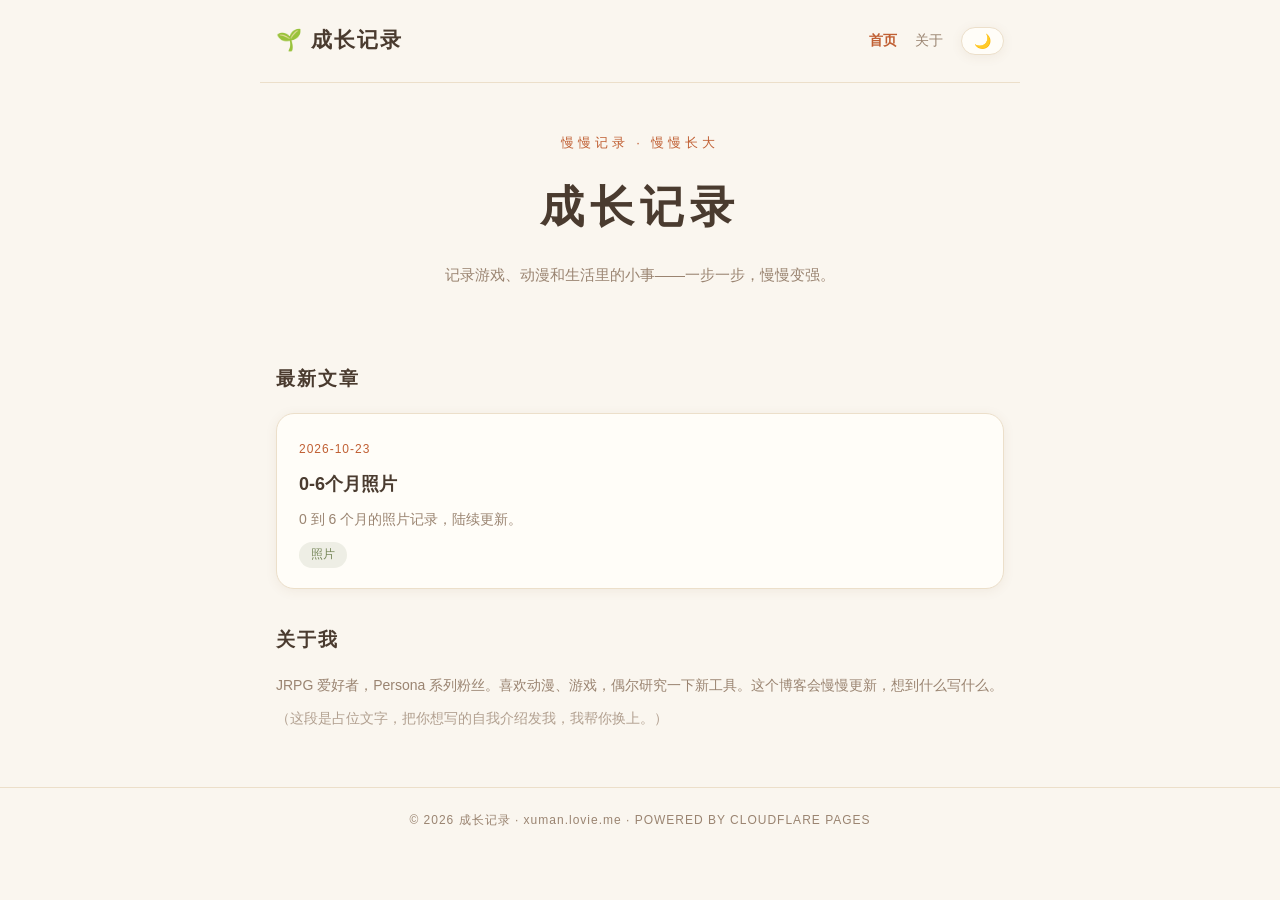
<file: index.html>
<!DOCTYPE html>
<html lang="zh-CN">
<head>
  <meta charset="UTF-8">
  <meta name="viewport" content="width=device-width, initial-scale=1.0">
  <title>成长记录</title>
  <meta name="description" content="成长记录 — 游戏、动漫与生活记录">
  <link rel="stylesheet" href="style.css">
</head>
<body>
  <header class="site-header">
    <a class="logo" href="index.html">🌱 成长记录</a>
    <nav>
      <a href="index.html" class="active">首页</a>
      <a href="#about">关于</a>
      <button id="theme-toggle" aria-label="切换深浅色">🌙</button>
    </nav>
  </header>

  <main>
    <section class="hero">
      <p class="hero-kicker">慢慢记录 · 慢慢长大</p>
      <h1>成长记录</h1>
      <p class="hero-sub">记录游戏、动漫和生活里的小事——一步一步，慢慢变强。</p>
    </section>

    <section class="post-list">
      <h2 class="section-title">最新文章</h2>

      <article class="post-card">
        <time datetime="2026-10-23">2026-10-23</time>
        <h3><a href="posts/photos-0-6-months.html">0-6个月照片</a></h3>
        <p>0 到 6 个月的照片记录，陆续更新。</p>
        <span class="tag">照片</span>
      </article>
    </section>

    <section id="about" class="about">
      <h2 class="section-title">关于我</h2>
      <p>JRPG 爱好者，Persona 系列粉丝。喜欢动漫、游戏，偶尔研究一下新工具。这个博客会慢慢更新，想到什么写什么。</p>
      <p class="about-note">（这段是占位文字，把你想写的自我介绍发我，我帮你换上。）</p>
    </section>
  </main>

  <footer>
    <p>© 2026 成长记录 · xuman.lovie.me · POWERED BY CLOUDFLARE PAGES</p>
  </footer>

  <script>
    const btn = document.getElementById('theme-toggle');
    const saved = localStorage.getItem('theme');
    if (saved === 'dark') { document.body.classList.add('dark'); btn.textContent = '☀️'; }
    else { btn.textContent = '🌙'; }
    btn.addEventListener('click', () => {
      const dark = document.body.classList.toggle('dark');
      localStorage.setItem('theme', dark ? 'dark' : 'light');
      btn.textContent = dark ? '☀️' : '🌙';
    });
  </script>
</body>
</html>
</file>
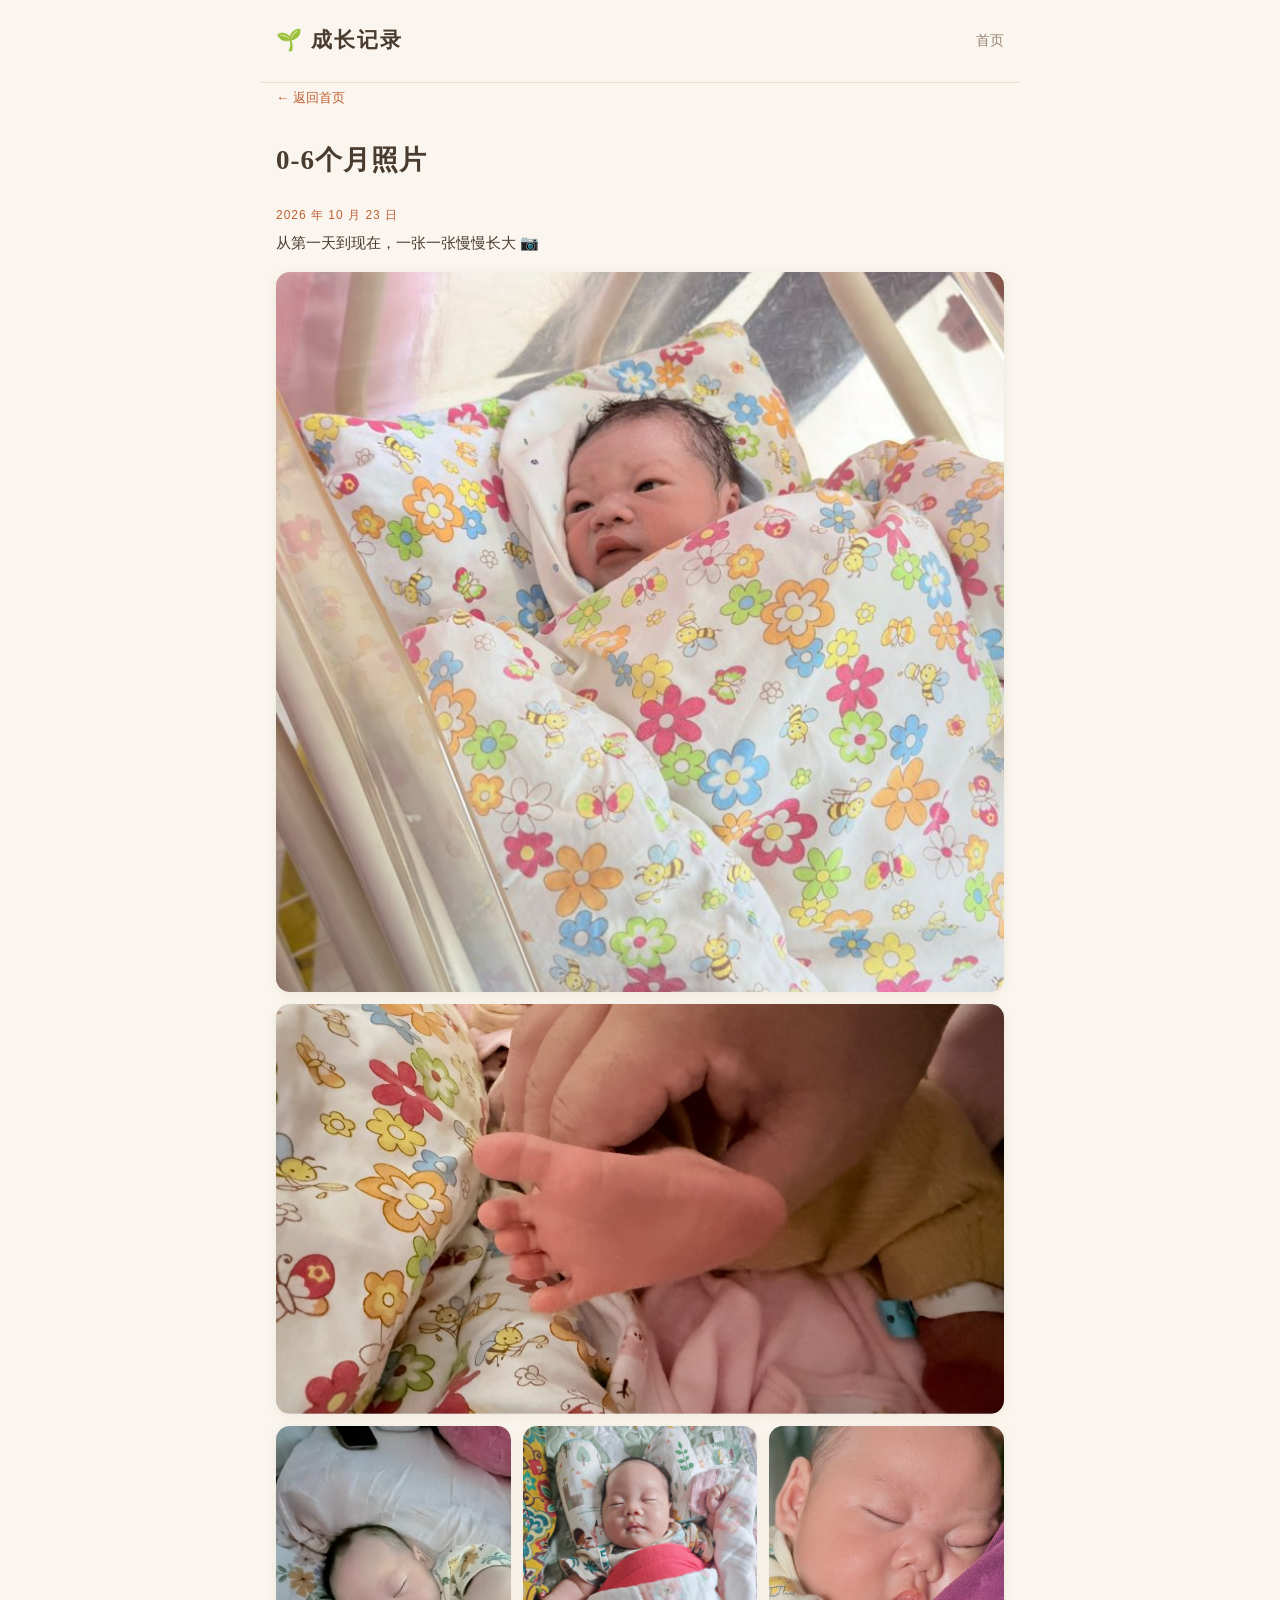
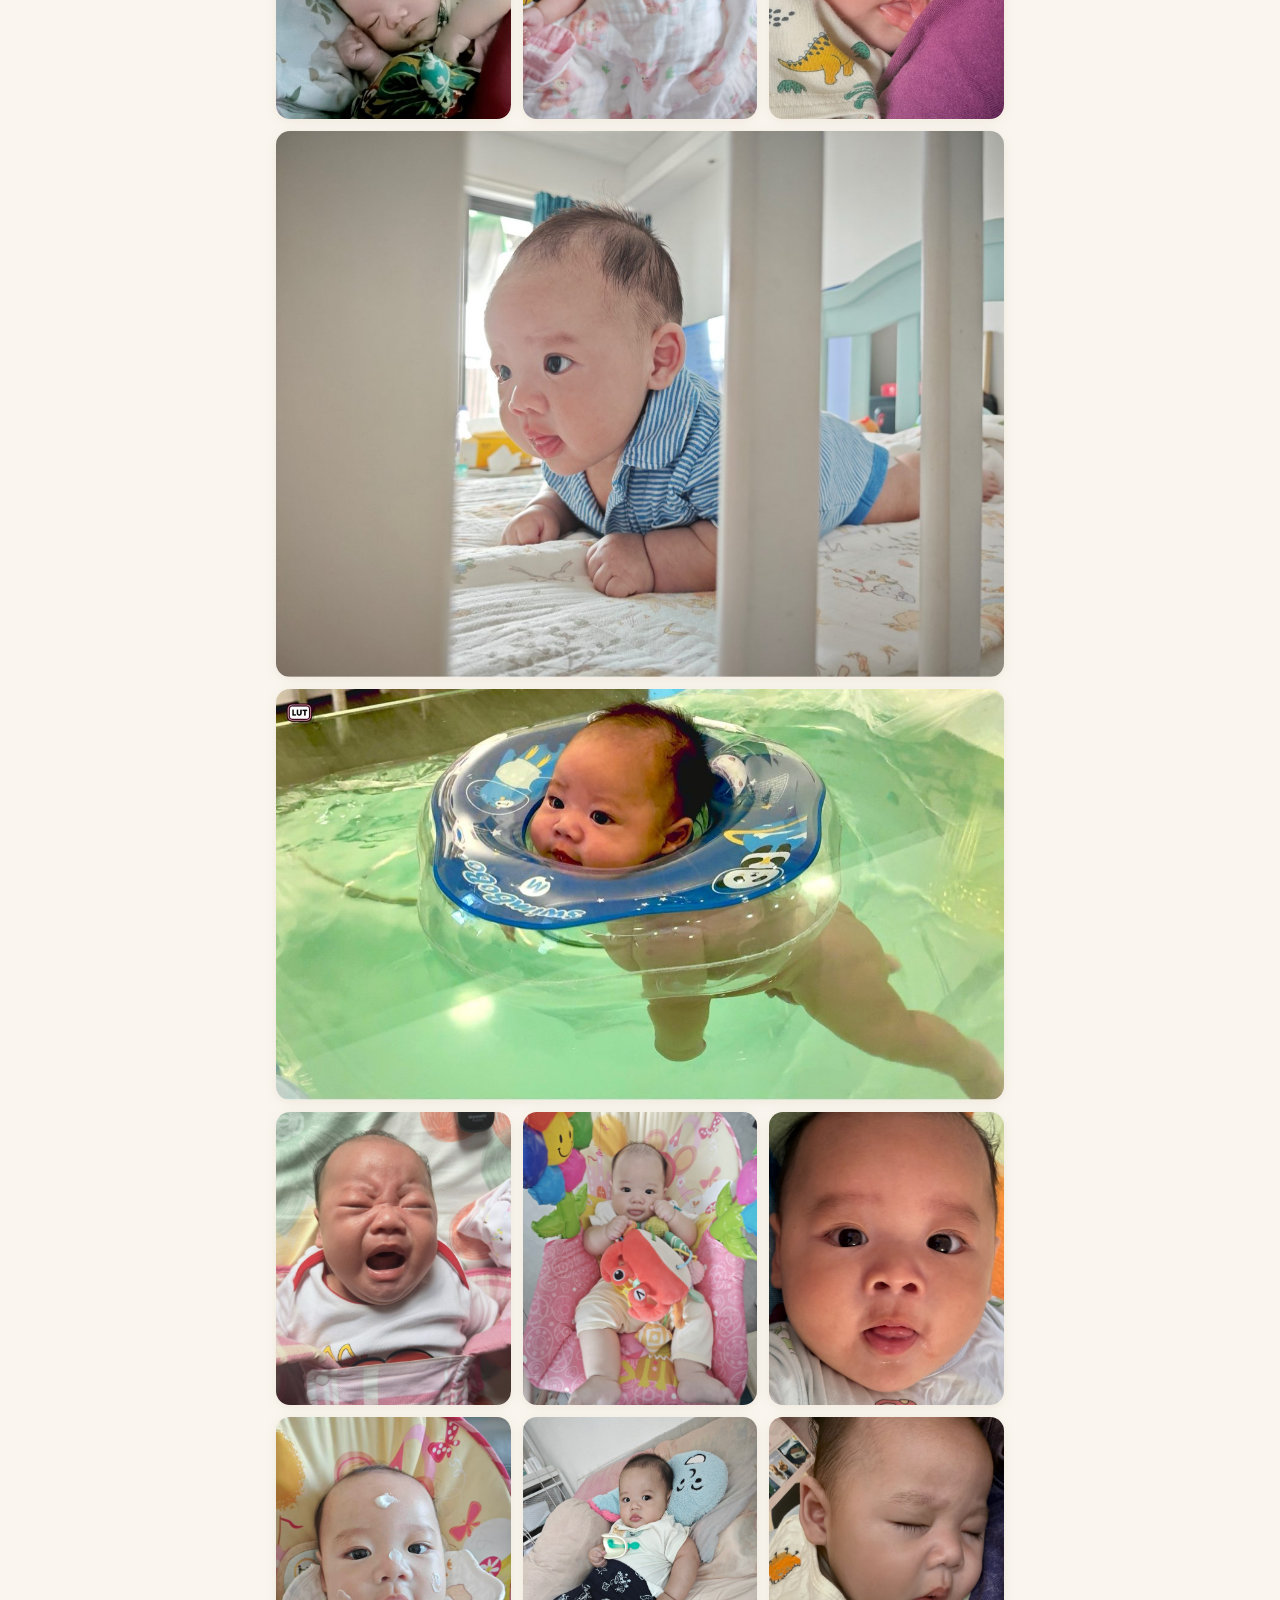
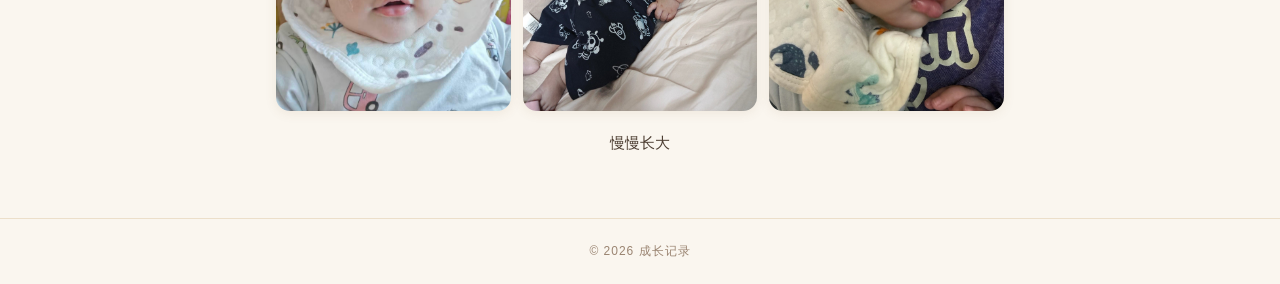
<file: posts/photos-0-6-months.html>
<!DOCTYPE html>
<html lang="zh-CN">
<head>
<meta charset="UTF-8">
<meta name="viewport" content="width=device-width, initial-scale=1.0">
<title>0-6个月照片 · 成长记录</title>
<link rel="stylesheet" href="../style.css">
<style>
.gallery { display: grid; grid-template-columns: repeat(2, 1fr); gap: 12px; margin-top: 16px; }
.gallery figure { margin: 0; border-radius: 14px; overflow: hidden; box-shadow: 0 2px 12px rgba(133, 94, 55, .1); }
.gallery img { width: 100%; height: 100%; object-fit: cover; aspect-ratio: 4 / 5; display: block; transition: transform .45s ease; }
.gallery a:hover img { transform: scale(1.03); }
.gallery img.wide { aspect-ratio: 16 / 10; }
.gallery .full { grid-column: 1 / -1; }
.gallery .full img { aspect-ratio: auto; max-height: 80vh; }
@media (min-width: 768px) { .gallery { grid-template-columns: repeat(3, 1fr); } }
</style>
</head>
<body>
<header class="site-header">
<a class="logo" href="../index.html">🌱 成长记录</a>
<nav><a href="../index.html">首页</a></nav>
</header>
<main>
<a class="back" href="../index.html">← 返回首页</a>
<article class="post">
<h1>0-6个月照片</h1>
<time datetime="2026-10-23">2026 年 10 月 23 日</time>
<p>从第一天到现在，一张一张慢慢长大 📷</p>
<div class="gallery">
<figure class="full"><a href="../images/photo-01.jpg"><img src="../images/photo-01.jpg" alt="出生第一天"></a></figure>
<figure class="full"><a href="../images/photo-02.jpg"><img class="wide" src="../images/photo-02.jpg" alt="小脚丫"></a></figure>
<figure><a href="../images/photo-03.jpg"><img src="../images/photo-03.jpg" alt="睡觉"></a></figure>
<figure><a href="../images/photo-04.jpg"><img src="../images/photo-04.jpg" alt="睡觉"></a></figure>
<figure><a href="../images/photo-05.jpg"><img src="../images/photo-05.jpg" alt="睡觉特写"></a></figure>
<figure class="full"><a href="../images/photo-06.jpg"><img class="wide" src="../images/photo-06.jpg" alt="趴着抬头"></a></figure>
<figure class="full"><a href="../images/photo-07.jpg"><img class="wide" src="../images/photo-07.jpg" alt="游泳"></a></figure>
<figure><a href="../images/photo-08.jpg"><img src="../images/photo-08.jpg" alt="哭"></a></figure>
<figure><a href="../images/photo-09.jpg"><img src="../images/photo-09.jpg" alt="玩玩具"></a></figure>
<figure><a href="../images/photo-10.jpg"><img src="../images/photo-10.jpg" alt="做鬼脸"></a></figure>
<figure><a href="../images/photo-11.jpg"><img src="../images/photo-11.jpg" alt="涂面霜"></a></figure>
<figure><a href="../images/photo-12.jpg"><img src="../images/photo-12.jpg" alt="躺着玩"></a></figure>
<figure><a href="../images/photo-13.jpg"><img src="../images/photo-13.jpg" alt="睡着了"></a></figure>
</div>
<p style="text-align:center;margin-top:18px;">慢慢长大</p>
</article>
</main>
<footer><p>© 2026 成长记录</p></footer>
</body>
</html>
</file>
<file: style.css>
/* ===== 温馨舒适 · Warm & Cozy ===== */
:root {
  --bg: #faf6ef;            /* 暖米白 */
  --surface: #fffdf8;       /* 卡片奶白 */
  --text: #4a3b2f;          /* 暖棕墨 */
  --muted: #9a8471;         /* 柔和褐灰 */
  --border: #ecdfca;        /* 沙色邊線 */
  --accent: #c05f33;        /* 陶土橘 */
  --accent-soft: rgba(192, 95, 51, .1);
  --sage: #77875a;          /* 鼠尾草綠（標籤） */
  --sage-soft: rgba(119, 135, 90, .12);
  --shadow: 0 2px 12px rgba(133, 94, 55, .08);
  --shadow-hover: 0 8px 24px rgba(133, 94, 55, .13);
  --radius: 18px;
}
body.dark {
  --bg: #251b14;            /* 深可可 */
  --surface: #33261c;
  --text: #f2e7d8;
  --muted: #bfa78f;
  --border: #4d3a2a;
  --accent: #e59a6d;
  --accent-soft: rgba(229, 154, 109, .14);
  --sage: #a9bc8a;
  --sage-soft: rgba(169, 188, 138, .14);
  --shadow: 0 2px 12px rgba(0, 0, 0, .25);
  --shadow-hover: 0 8px 24px rgba(0, 0, 0, .35);
}
* { box-sizing: border-box; margin: 0; padding: 0; }
body {
  font-family: "PingFang SC", "Hiragino Sans GB", "Microsoft YaHei", "Noto Sans SC", sans-serif;
  background: var(--bg);
  color: var(--text);
  line-height: 1.8;
  min-height: 100vh;
  transition: background .3s, color .3s;
}
a { color: inherit; text-decoration: none; }
.site-header {
  max-width: 760px; margin: 0 auto; padding: 22px 16px;
  display: flex; justify-content: space-between; align-items: center;
  border-bottom: 1px solid var(--border);
}
.logo {
  font-family: "Songti SC", "STSong", "Noto Serif SC", serif;
  font-size: 21px; font-weight: 700; letter-spacing: 2px; color: var(--text);
}
nav { display: flex; gap: 18px; align-items: center; }
nav a { color: var(--muted); font-size: 14px; transition: color .2s; }
nav a.active { color: var(--accent); font-weight: 600; }
nav a:hover { color: var(--accent); }
#theme-toggle {
  background: var(--surface); border: 1px solid var(--border); color: var(--text);
  padding: 5px 12px; cursor: pointer; font-size: 14px; border-radius: 999px;
  box-shadow: var(--shadow); transition: transform .15s, box-shadow .2s;
}
#theme-toggle:hover { transform: translateY(-1px); box-shadow: var(--shadow-hover); }
#theme-toggle:active { transform: translateY(1px); }
main { max-width: 760px; margin: 0 auto; padding: 0 16px 48px; position: relative; }
.hero { padding: 48px 0 40px; text-align: center; }
.hero-kicker { color: var(--accent); font-size: 13px; letter-spacing: 4px; margin-bottom: 14px; }
.hero h1 {
  font-family: "Songti SC", "STSong", "Noto Serif SC", serif;
  font-size: 44px; font-weight: 700; letter-spacing: 6px; color: var(--text);
}
.hero-sub { color: var(--muted); font-size: 15px; margin-top: 14px; }
.section-title {
  font-family: "Songti SC", "STSong", "Noto Serif SC", serif;
  font-size: 19px; font-weight: 700; margin: 34px 0 16px; color: var(--text);
  letter-spacing: 2px;
}
.post-card {
  background: var(--surface); border: 1px solid var(--border); border-radius: var(--radius);
  padding: 20px 22px; margin-bottom: 14px; box-shadow: var(--shadow);
  transition: box-shadow .25s, transform .25s;
}
.post-card:hover { transform: translateY(-2px); box-shadow: var(--shadow-hover); }
.post-card time { color: var(--accent); font-size: 12px; letter-spacing: 1px; }
.post-card h3 { font-size: 18px; margin: 6px 0; }
.post-card h3 a { transition: color .2s; }
.post-card h3 a:hover { color: var(--accent); }
.post-card p { color: var(--muted); font-size: 14px; }
.tag {
  display: inline-block; margin-top: 10px; font-size: 12px;
  color: var(--sage); background: var(--sage-soft); padding: 2px 12px; border-radius: 999px;
}
.about p { color: var(--muted); font-size: 14px; margin-bottom: 8px; }
.about-note { font-size: 12px; opacity: .75; }
article.post { padding-top: 16px; }
article.post h1 {
  font-family: "Songti SC", "STSong", "Noto Serif SC", serif;
  font-size: 27px; font-weight: 700; margin: 8px 0 16px; color: var(--text); letter-spacing: 1px;
}
article.post time { color: var(--accent); font-size: 12px; letter-spacing: 1px; }
article.post p { margin-bottom: 14px; font-size: 15px; }
.back { color: var(--accent); font-size: 13px; }
.back:hover { text-decoration: underline; }
footer {
  border-top: 1px solid var(--border); color: var(--muted);
  text-align: center; font-size: 12px; letter-spacing: 1px; padding: 22px 16px;
}
@media (max-width: 520px) { .hero h1 { font-size: 34px; } }
</file>
